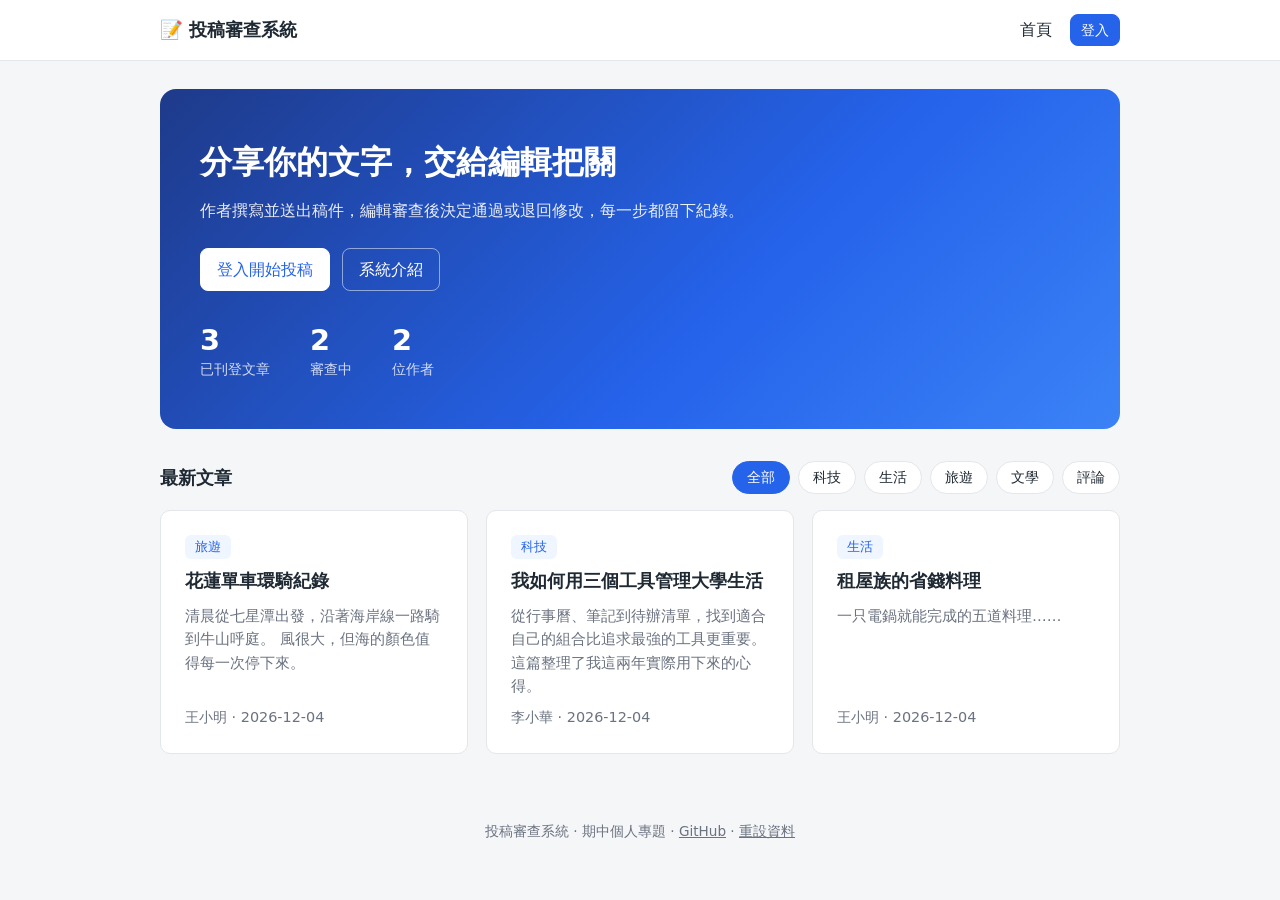
<file: index.html>
<!DOCTYPE html>
<html lang="zh-Hant">
<head>
    <meta charset="UTF-8">
    <title>投稿審查系統</title>
    <!-- GitHub Pages 從 repo 根目錄發布時，導向 docs/ 裡的網站 -->
    <meta http-equiv="refresh" content="0; url=docs/">
    <link rel="canonical" href="docs/">
    <script>location.replace('docs/' + location.hash);</script>
</head>
<body>
    <p>正在前往 <a href="docs/">投稿審查系統</a>…</p>
</body>
</html>
</file>
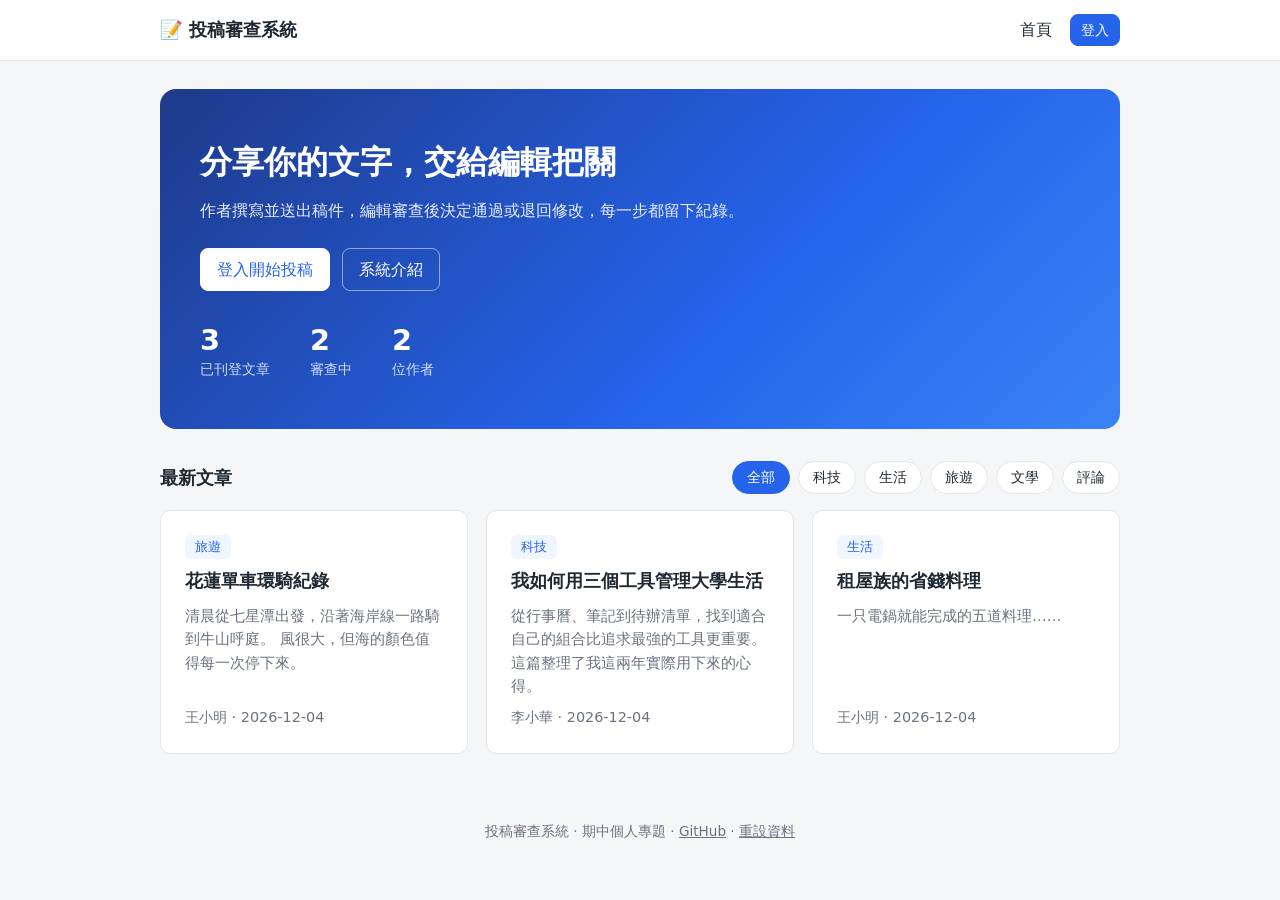
<file: docs/index.html>
<!DOCTYPE html>
<html lang="zh-Hant">
<head>
    <meta charset="UTF-8">
    <meta name="viewport" content="width=device-width, initial-scale=1">
    <meta name="description" content="投稿審查系統：作者投稿、編輯審查，稿件從撰寫到刊登的完整流程。">
    <title>投稿審查系統</title>
    <link rel="icon" href="data:image/svg+xml,<svg xmlns='http://www.w3.org/2000/svg' viewBox='0 0 100 100'><text y='.9em' font-size='90'>📝</text></svg>">
    <link rel="stylesheet" href="style.css">
</head>
<body>
<header class="topbar">
    <div class="container topbar-inner">
        <a class="brand" href="#/">📝 投稿審查系統</a>
        <nav class="nav" id="nav"></nav>
    </div>
</header>
<main class="container" id="app"></main>
<footer class="footer container">
    投稿審查系統 · 期中個人專題 ·
    <a href="https://github.com/Spinach-45/submission-review-system">GitHub</a> ·
    <button type="button" class="btn-link" id="reset-demo">重設資料</button>
</footer>
<script src="app.js"></script>
</body>
</html>
</file>
<file: docs/style.css>
:root {
    --bg: #f5f6f8;
    --surface: #fff;
    --text: #1f2933;
    --muted: #6b7280;
    --border: #e3e6ea;
    --primary: #2563eb;
    --primary-dark: #1d4ed8;
    --danger: #dc2626;
    --success: #16a34a;
    --radius: 10px;
}

* { box-sizing: border-box; }

body {
    margin: 0;
    font-family: system-ui, -apple-system, "Segoe UI", "Noto Sans TC", "Microsoft JhengHei", sans-serif;
    background: var(--bg);
    color: var(--text);
    line-height: 1.6;
}

a { color: var(--primary); text-decoration: none; }
a:hover { text-decoration: underline; }

.container { max-width: 1000px; margin: 0 auto; padding: 0 20px; }
main.container { padding-top: 28px; padding-bottom: 40px; min-height: calc(100vh - 140px); }

/* 頂部導覽 */
.topbar { background: var(--surface); border-bottom: 1px solid var(--border); }
.topbar-inner { display: flex; align-items: center; justify-content: space-between; height: 60px; gap: 16px; }
.brand { font-weight: 700; font-size: 1.15rem; color: var(--text); }
.nav { display: flex; align-items: center; gap: 18px; flex-wrap: wrap; }
.nav a:not(.btn) { color: var(--text); }
.user-chip { background: var(--bg); padding: 4px 12px; border-radius: 999px; font-size: .9rem; color: var(--muted); }

h1 { font-size: 1.6rem; margin: 0 0 18px; }
h2 { font-size: 1.15rem; margin: 0 0 14px; }

.page-head { display: flex; align-items: center; justify-content: space-between; margin-bottom: 16px; gap: 12px; }
.page-head h1 { margin: 0; }
.count, .muted { color: var(--muted); font-size: .9rem; }

.card { background: var(--surface); border: 1px solid var(--border); border-radius: var(--radius); padding: 24px; margin-bottom: 20px; }

/* 按鈕 */
.btn {
    display: inline-block; padding: 8px 16px; border-radius: 8px; border: 1px solid var(--border);
    background: var(--surface); color: var(--text); font: inherit; cursor: pointer; text-decoration: none;
}
.btn:hover { background: #f0f2f5; text-decoration: none; }
.btn-primary { background: var(--primary); border-color: var(--primary); color: #fff; }
.btn-primary:hover { background: var(--primary-dark); }
.btn-success { background: var(--success); border-color: var(--success); color: #fff; }
.btn-success:hover { background: #15803d; }
.btn-danger { background: #fff; border-color: #fca5a5; color: var(--danger); }
.btn-danger:hover { background: #fef2f2; }
.btn-sm { padding: 4px 10px; font-size: .875rem; }
.btn-block { width: 100%; }
.btn-link { background: none; border: none; color: var(--muted); padding: 0; }
.btn-link:hover { background: none; color: var(--text); }
form.inline { display: inline; }

/* 狀態標籤 */
.badge { display: inline-block; padding: 2px 10px; border-radius: 999px; font-size: .8rem; font-weight: 600; }
.badge-editing { background: #f3f4f6; color: #4b5563; }
.badge-reviewing { background: #fef3c7; color: #92400e; }
.badge-approved { background: #dcfce7; color: #166534; }
.tag { display: inline-block; padding: 2px 10px; border-radius: 6px; background: #eff6ff; color: var(--primary); font-size: .8rem; }

/* 表格 */
.table-wrap { background: var(--surface); border: 1px solid var(--border); border-radius: var(--radius); overflow: hidden; }
.table { width: 100%; border-collapse: collapse; }
.table th, .table td { padding: 12px 16px; text-align: left; border-bottom: 1px solid var(--border); }
.table th { background: #fafbfc; font-size: .85rem; color: var(--muted); font-weight: 600; }
.table tr:last-child td { border-bottom: none; }
.table .actions { text-align: right; white-space: nowrap; }
.table .actions .btn, .table .actions form { margin-left: 4px; }

.filters { display: flex; gap: 10px; margin-bottom: 16px; }

/* 表單 */
.form label { display: block; margin-bottom: 16px; font-weight: 600; font-size: .95rem; }
.form input, .form select, .form textarea, .filters select {
    display: block; width: 100%; margin-top: 6px; padding: 9px 12px; font: inherit; font-weight: normal;
    border: 1px solid var(--border); border-radius: 8px; background: #fff;
}
.filters select { width: auto; margin-top: 0; }
.form textarea { resize: vertical; }
.form input:focus, .form select:focus, .form textarea:focus { outline: 2px solid #bfdbfe; border-color: var(--primary); }
.form-actions { display: flex; justify-content: flex-end; gap: 10px; flex-wrap: wrap; }

/* 提示 */
.alert { padding: 12px 16px; border-radius: 8px; margin-bottom: 18px; }
.alert ul { margin: 0; padding-left: 20px; }
.alert-success { background: #ecfdf5; color: #065f46; border: 1px solid #a7f3d0; }
.alert-error { background: #fef2f2; color: #991b1b; border: 1px solid #fecaca; }
.alert-warning { background: #fffbeb; color: #92400e; border: 1px solid #fde68a; }

.empty { background: var(--surface); border: 1px dashed var(--border); border-radius: var(--radius); padding: 40px; text-align: center; color: var(--muted); }

/* 登入 */
.login-card { max-width: 400px; margin: 40px auto; }
.demo-accounts { margin-top: 20px; padding-top: 16px; border-top: 1px solid var(--border); font-size: .9rem; color: var(--muted); }
.demo-accounts p { margin: 0 0 6px; font-weight: 600; }
.demo-accounts ul { margin: 0; padding-left: 20px; }
code { background: #f3f4f6; padding: 1px 6px; border-radius: 4px; }

/* 稿件內容 */
.back { display: inline-block; margin-bottom: 14px; }
.manuscript .meta { display: flex; gap: 10px; align-items: center; margin-bottom: 10px; flex-wrap: wrap; }
.manuscript .content { white-space: normal; margin-bottom: 20px; }
.hint { color: var(--muted); margin: 0; }

/* 審查歷程 */
.timeline { list-style: none; margin: 0; padding: 0 0 0 18px; border-left: 2px solid var(--border); }
.timeline li { position: relative; padding: 0 0 16px 14px; }
.timeline li::before {
    content: ""; position: absolute; left: -25px; top: 7px; width: 12px; height: 12px;
    border-radius: 50%; background: var(--muted); border: 2px solid #fff;
}
.timeline-submit::before { background: var(--primary) !important; }
.timeline-approve::before { background: var(--success) !important; }
.timeline-reject::before { background: var(--danger) !important; }
.timeline .comment { margin-top: 4px; padding: 8px 12px; background: var(--bg); border-radius: 6px; }

.footer { text-align: center; color: var(--muted); font-size: .85rem; padding-bottom: 24px; }

/* 手機版 */
@media (max-width: 640px) {
    .topbar-inner { height: auto; padding: 12px 20px; flex-direction: column; align-items: flex-start; }
    .table thead { display: none; }
    .table tr { display: block; padding: 12px 0; border-bottom: 1px solid var(--border); }
    .table td { display: flex; justify-content: space-between; border: none; padding: 4px 16px; }
    .table td::before { content: attr(data-label); color: var(--muted); font-size: .85rem; margin-right: 12px; }
    .table td.actions { justify-content: flex-end; padding-top: 8px; }
    .table td.actions::before { content: none; }
    .filters { flex-wrap: wrap; }
}

/* GitHub Pages 網站版 */
.demo-accounts button.link { background: none; border: none; color: var(--primary); padding: 0; cursor: pointer; font: inherit; }
.footer .btn-link { background: none; border: none; color: var(--muted); cursor: pointer; font: inherit; padding: 0; text-decoration: underline; }
.footer a { color: var(--muted); text-decoration: underline; }

.hero {
    background: linear-gradient(135deg, #1e3a8a, #2563eb 60%, #3b82f6);
    color: #fff; border-radius: 16px; padding: 48px 40px; margin-bottom: 32px;
}
.hero h1 { font-size: 2rem; margin: 0 0 10px; }
.hero p { margin: 0 0 24px; opacity: .9; max-width: 560px; }
.hero-actions { display: flex; gap: 12px; flex-wrap: wrap; }
.hero .btn-primary { background: #fff; color: var(--primary); border-color: #fff; }
.hero .btn-primary:hover { background: #eff6ff; }
.hero .btn:not(.btn-primary) { background: transparent; color: #fff; border-color: rgba(255,255,255,.5); }
.hero .btn:not(.btn-primary):hover { background: rgba(255,255,255,.1); }
.stats { display: flex; gap: 40px; margin-top: 32px; flex-wrap: wrap; }
.stats div { display: flex; flex-direction: column; }
.stats strong { font-size: 1.8rem; line-height: 1.2; }
.stats span { opacity: .8; font-size: .9rem; }

.page-head h2 { margin: 0; }
.chips { display: flex; gap: 8px; flex-wrap: wrap; }
.chip { padding: 4px 14px; border-radius: 999px; border: 1px solid var(--border); background: var(--surface); color: var(--text); font-size: .9rem; }
.chip:hover { text-decoration: none; border-color: var(--primary); }
.chip.active { background: var(--primary); border-color: var(--primary); color: #fff; }

.article-grid { display: grid; grid-template-columns: repeat(auto-fill, minmax(280px, 1fr)); gap: 18px; }
.article-card { display: flex; flex-direction: column; gap: 8px; margin: 0; color: var(--text); transition: transform .15s, box-shadow .15s; }
.article-card:hover { text-decoration: none; transform: translateY(-2px); box-shadow: 0 8px 24px rgba(15, 23, 42, .08); }
.article-card .tag { align-self: flex-start; }
.article-card h3 { margin: 0; font-size: 1.1rem; }
.article-card p { margin: 0; color: var(--muted); font-size: .92rem; flex: 1; }
.article .content { font-size: 1.05rem; line-height: 1.9; }

.about h2 { margin-top: 24px; }
.flow { display: flex; align-items: center; gap: 10px; flex-wrap: wrap; margin-bottom: 8px; }
.flow .arrow { color: var(--muted); font-size: .9rem; }
.about-grid { display: grid; grid-template-columns: 1fr 1fr; gap: 24px; }
.about ul { padding-left: 20px; margin: 0; }

@media (max-width: 640px) {
    .hero { padding: 32px 22px; }
    .hero h1 { font-size: 1.5rem; }
    .about-grid { grid-template-columns: 1fr; }
    .page-head { flex-direction: column; align-items: flex-start; }
}
</file>
